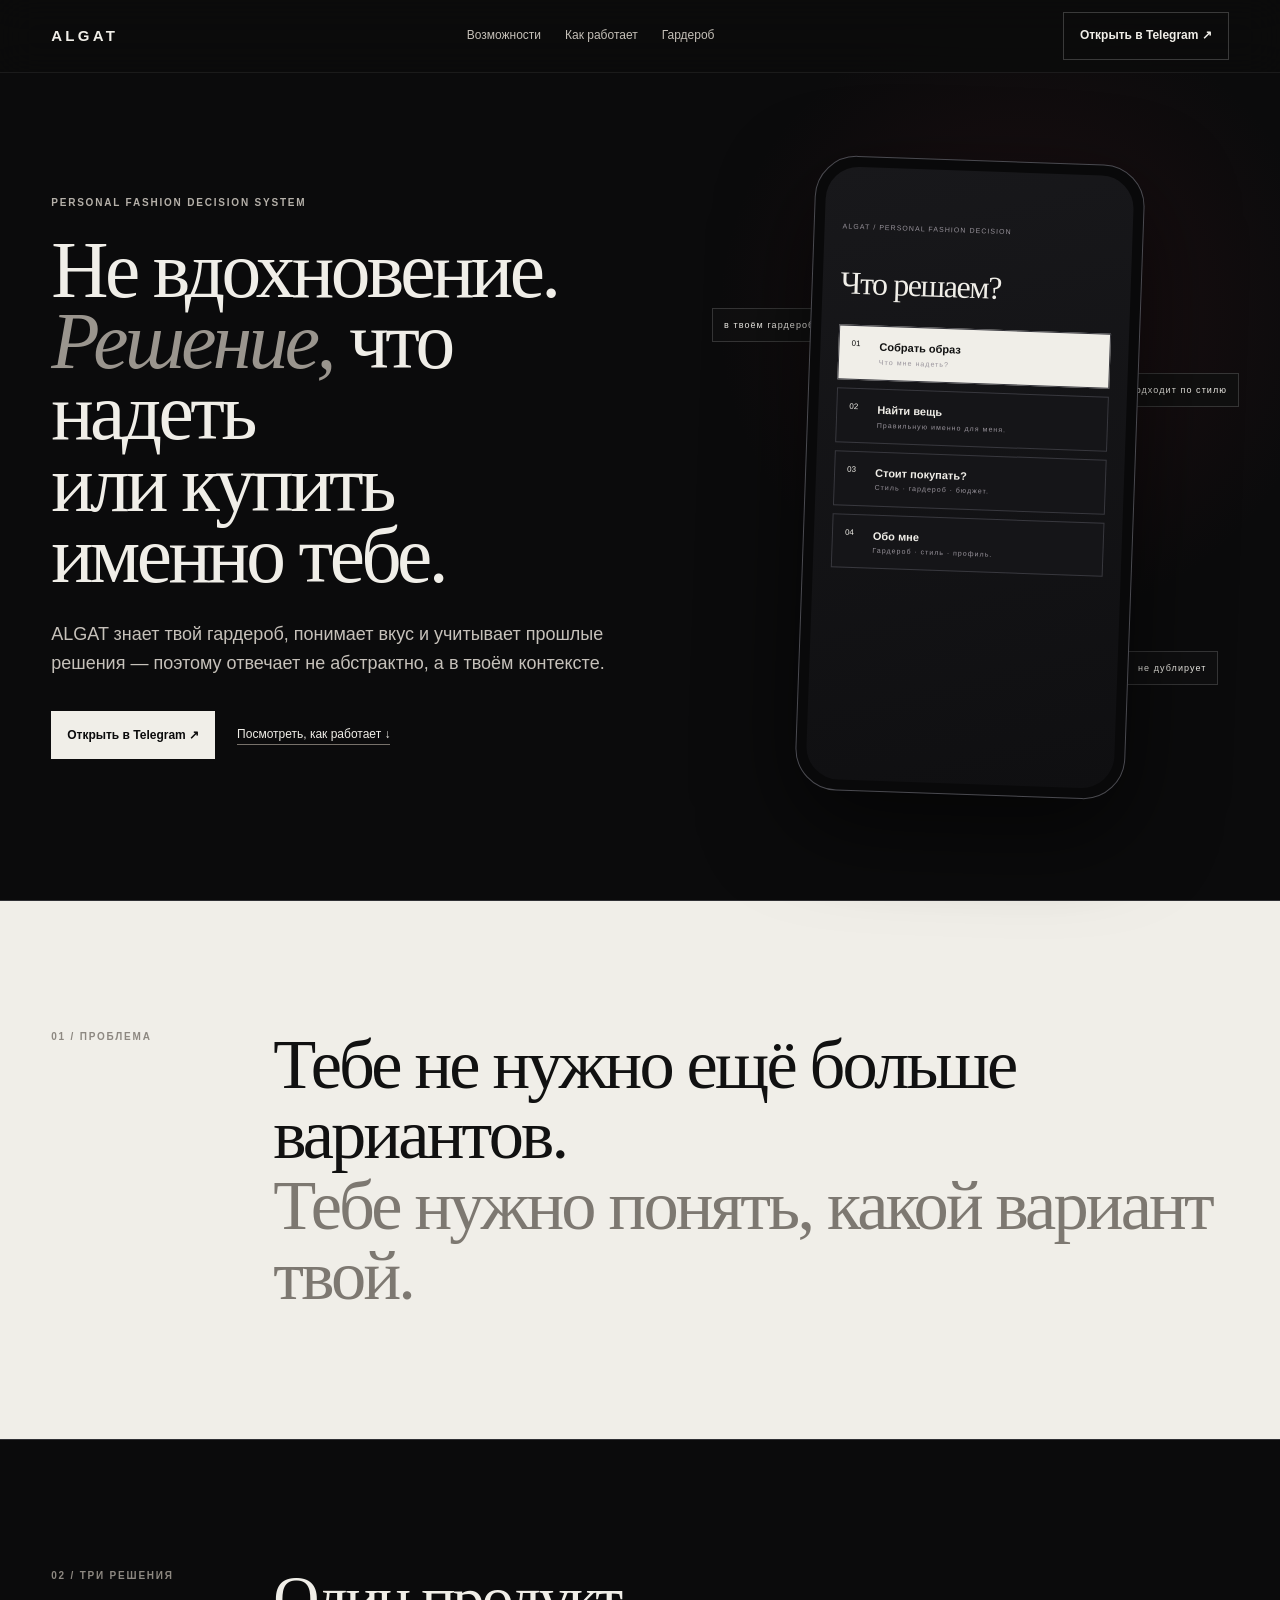
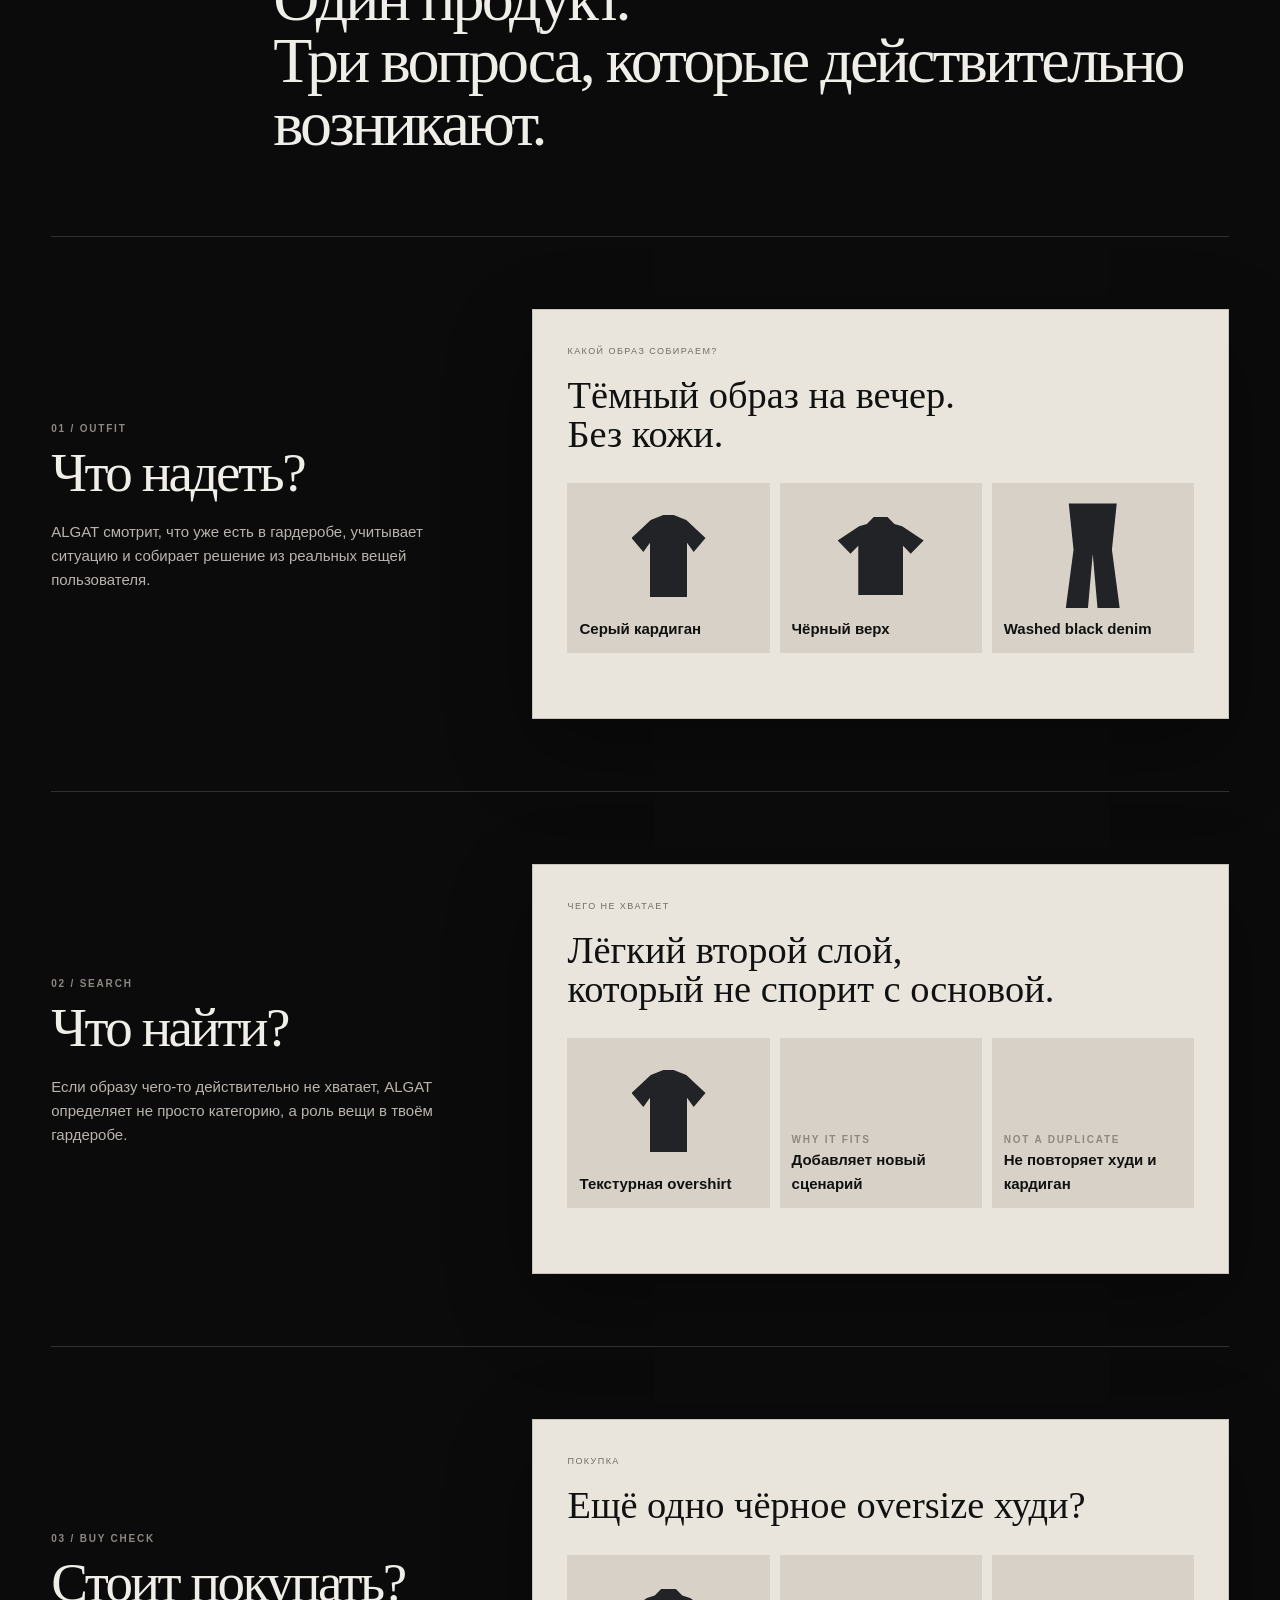
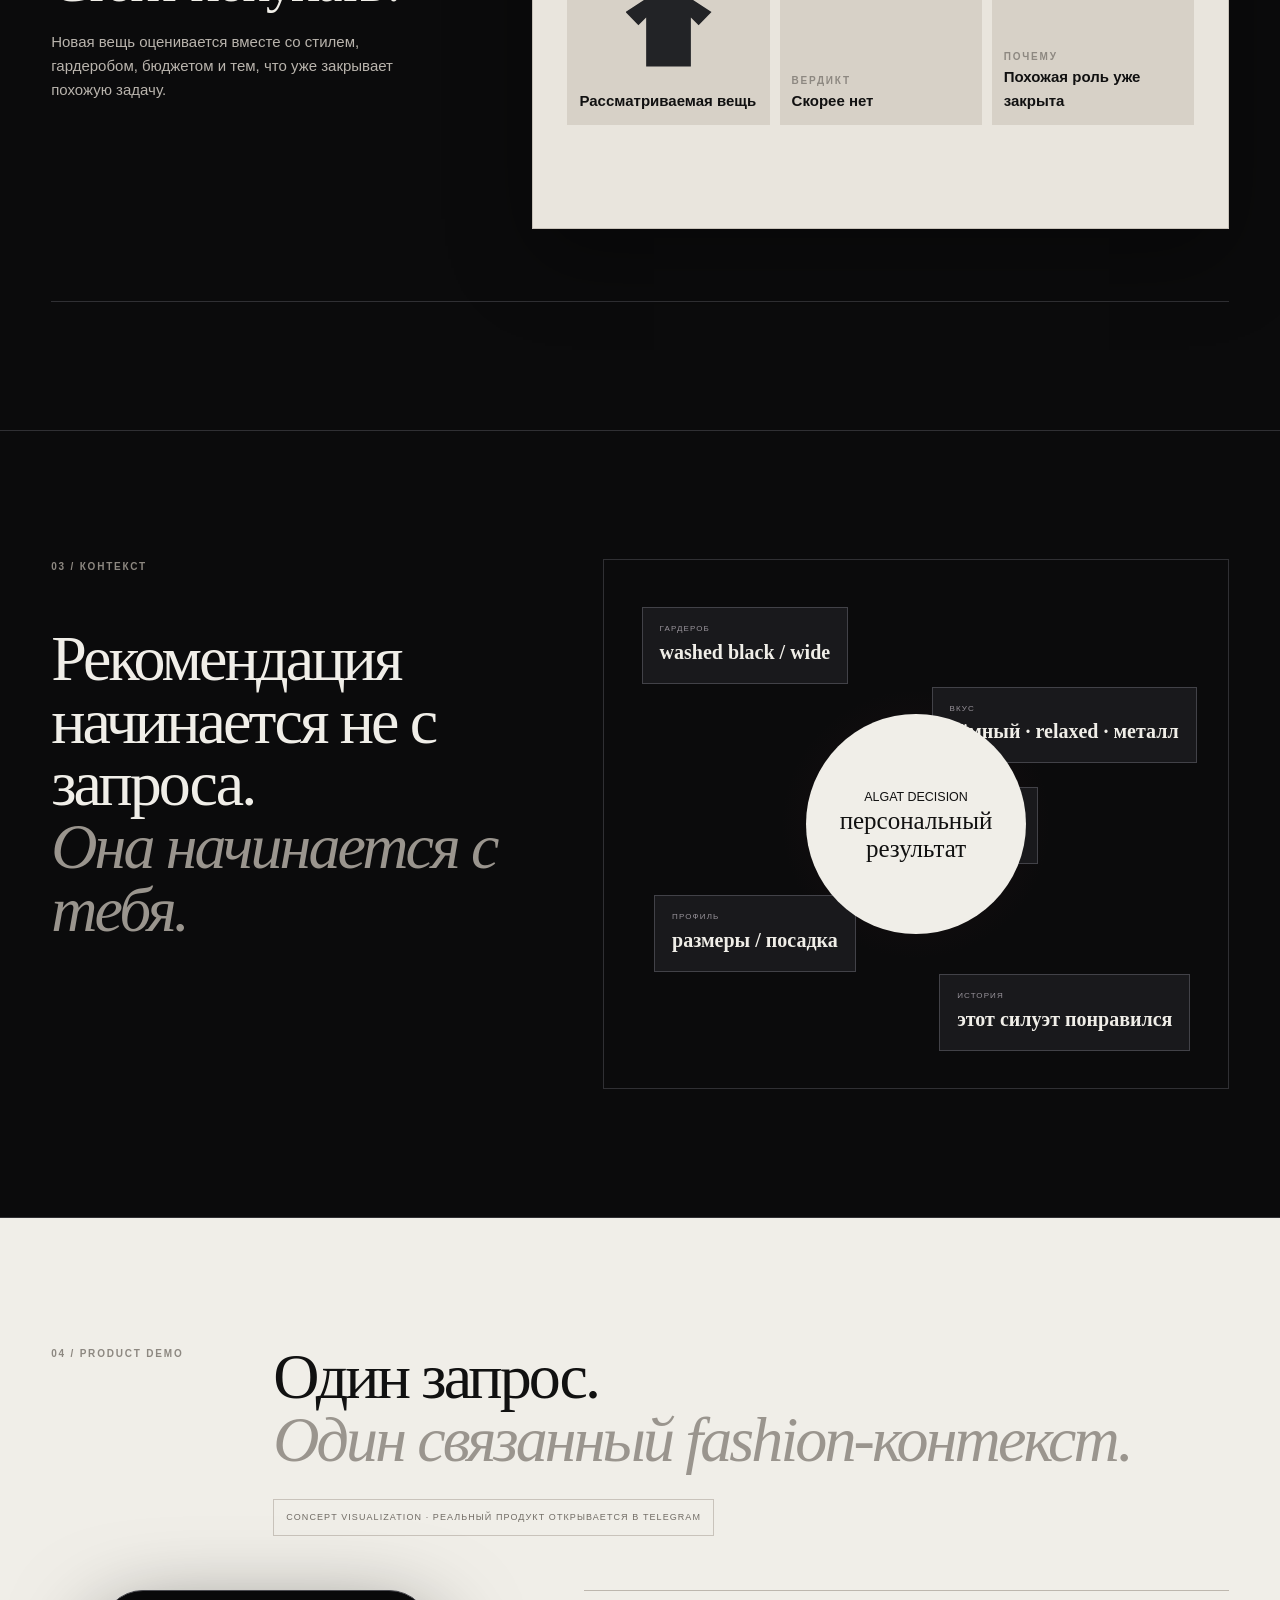
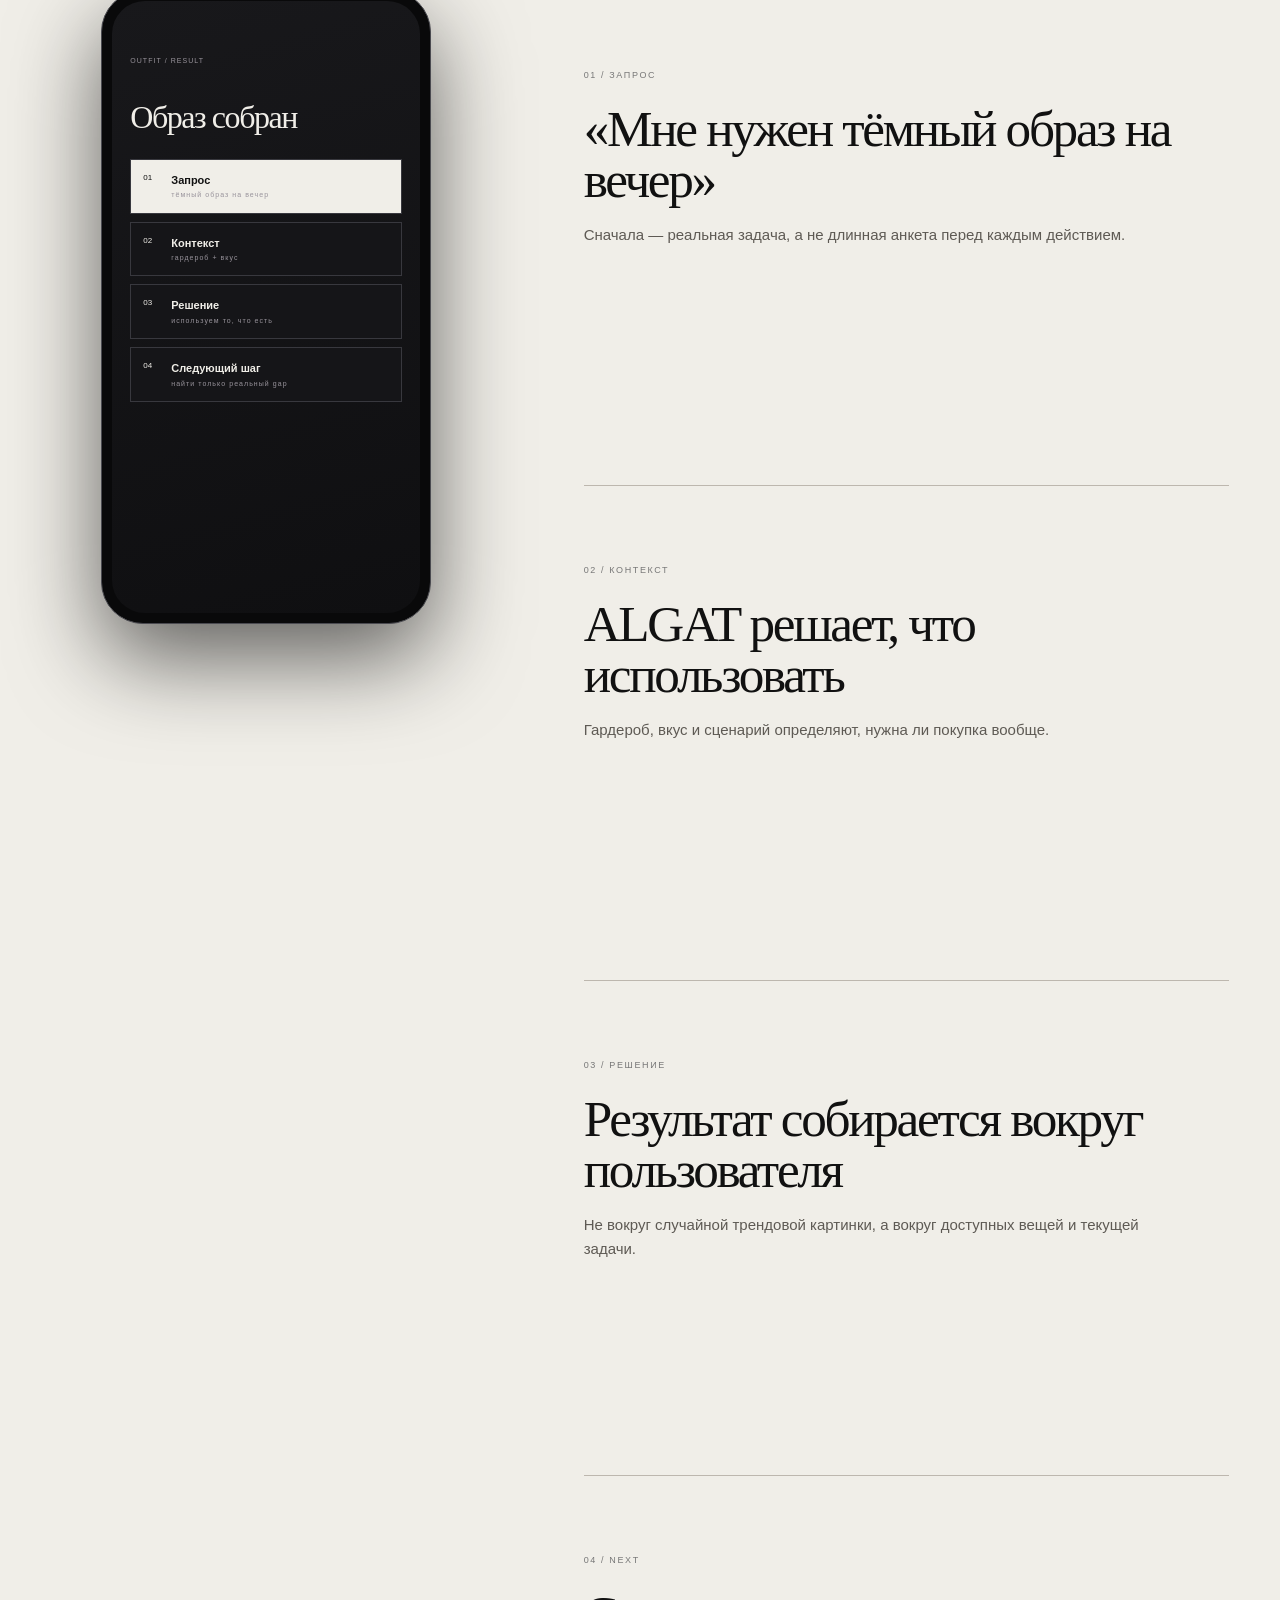
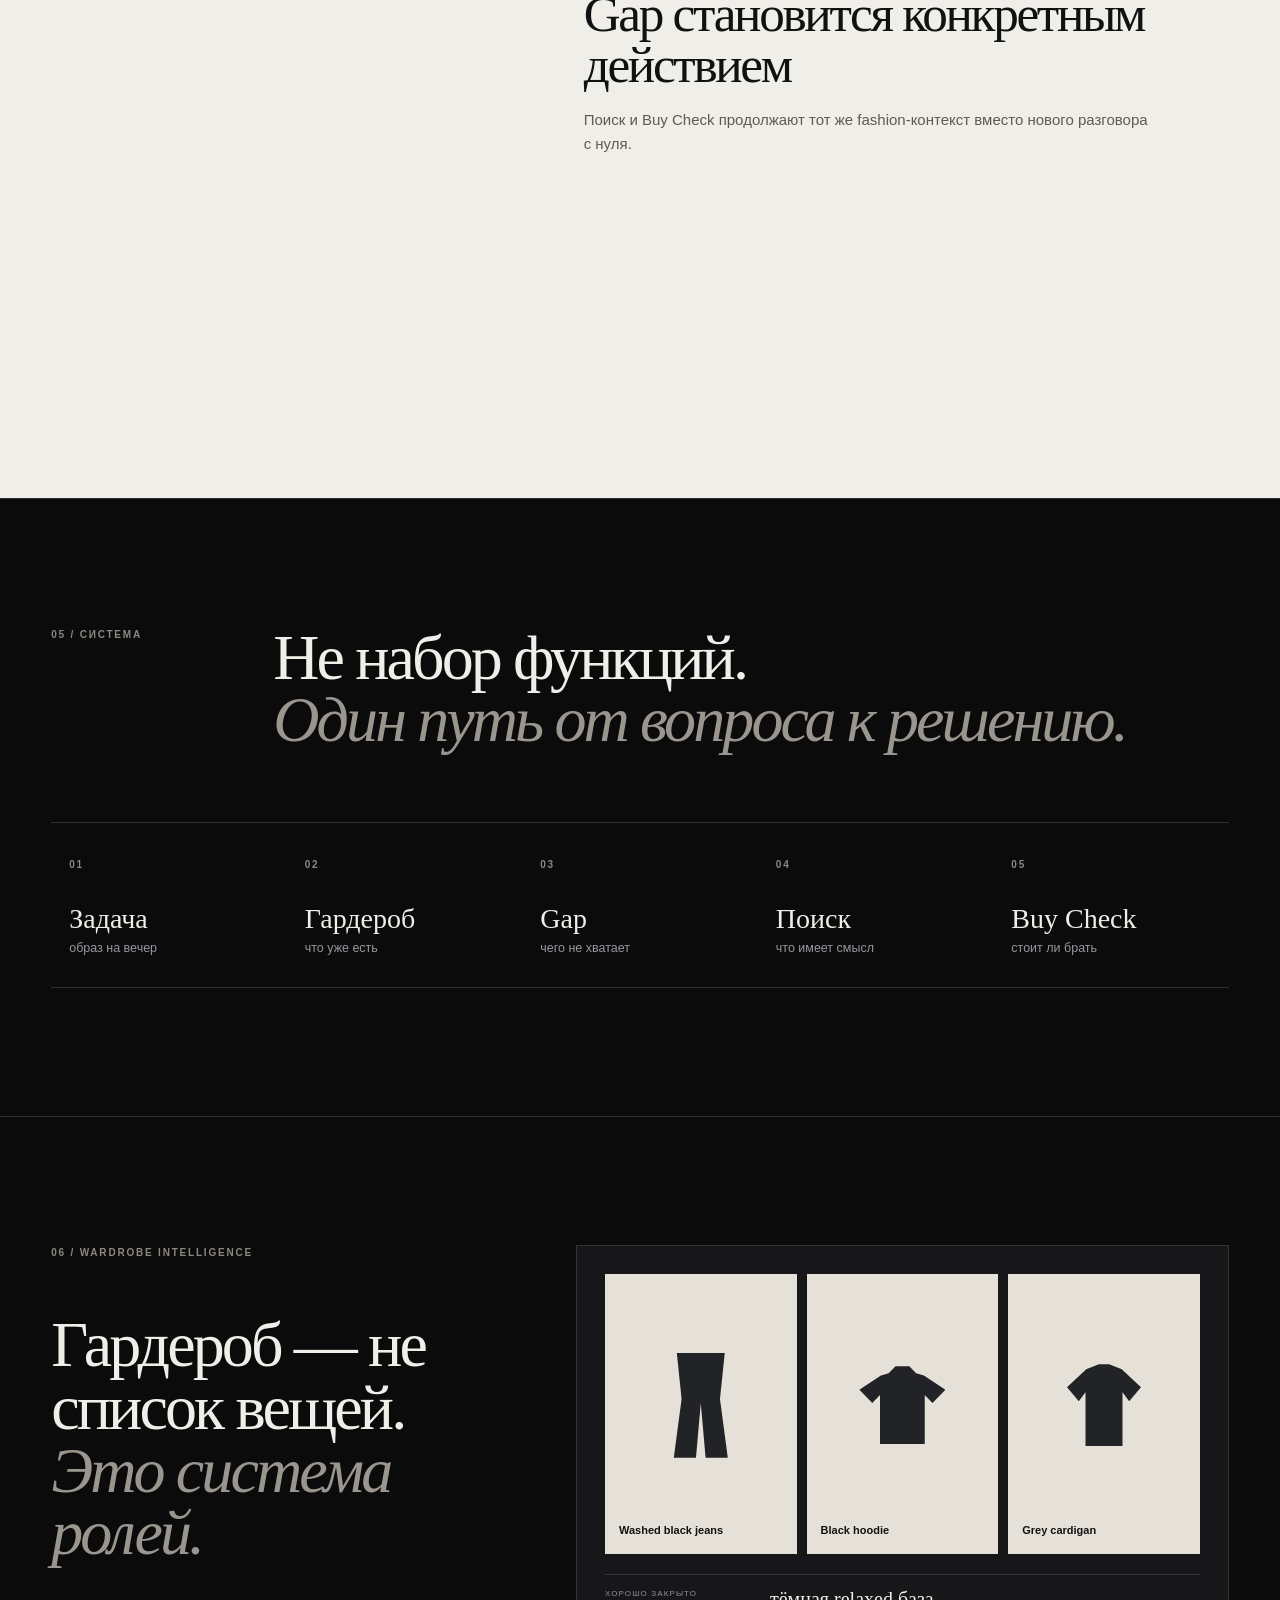
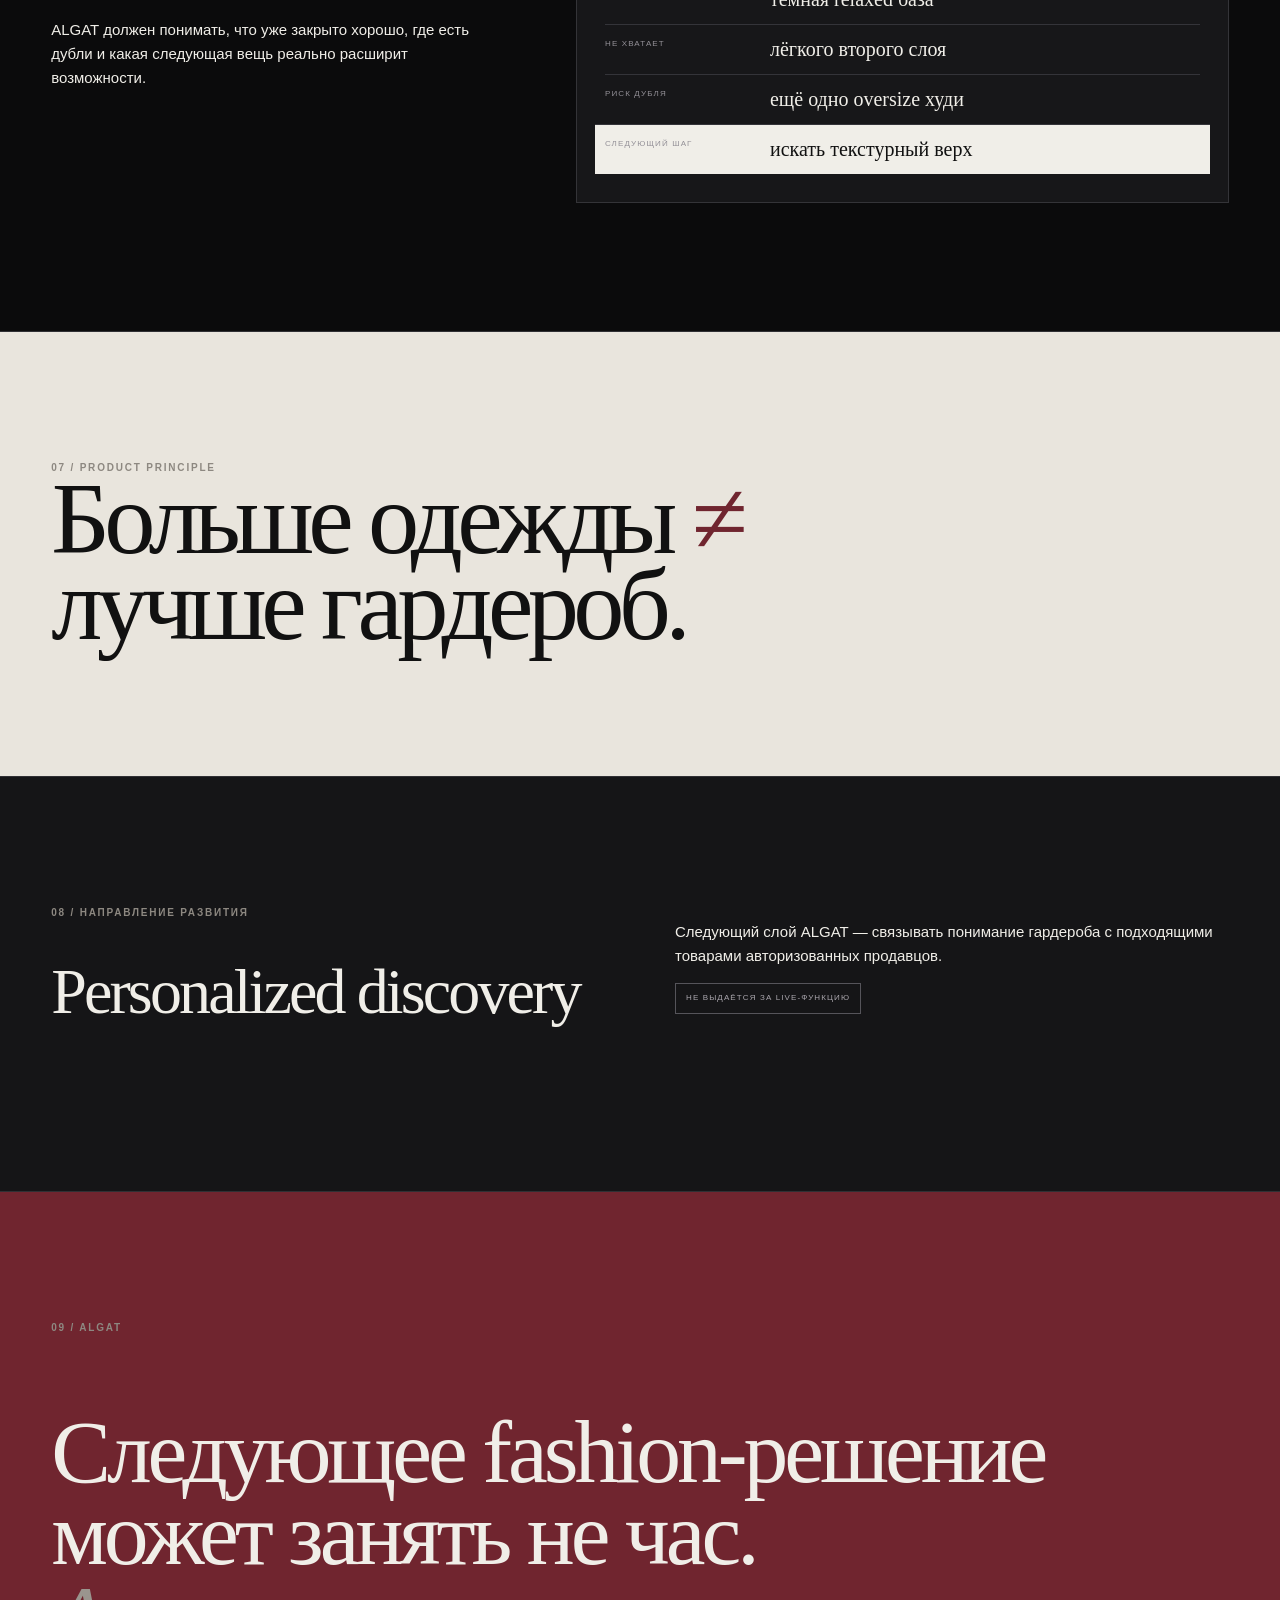
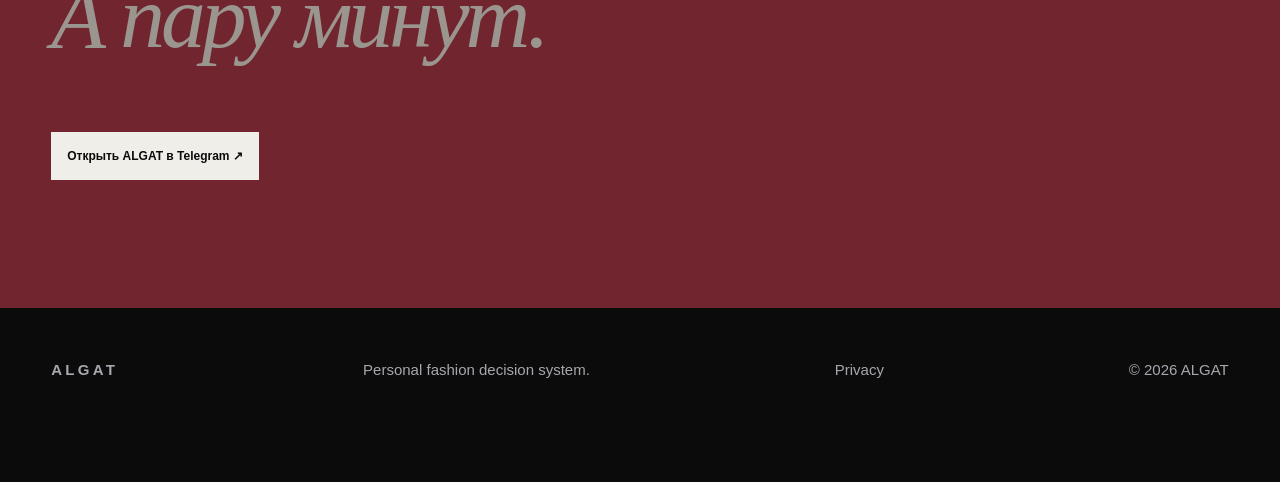
<file: index.html>
<!doctype html>
<html lang="ru">
<head>
<meta charset="utf-8">
<meta name="viewport" content="width=device-width,initial-scale=1,viewport-fit=cover">
<meta name="theme-color" content="#0b0b0c">
<title>ALGAT — персональная fashion decision system</title>
<meta name="description" content="ALGAT знает твой стиль и гардероб и помогает решить, что надеть, чего не хватает и стоит ли покупать конкретную вещь.">
<meta name="robots" content="index,follow">
<link rel="canonical" href="https://johnsmithzxc9-source.github.io/algat-website/">
<link rel="icon" href="favicon.svg" type="image/svg+xml">
<meta property="og:title" content="ALGAT — персональная fashion decision system">
<meta property="og:description" content="Что надеть, чего не хватает и стоит ли покупать конкретную вещь — в контексте твоего гардероба и вкуса.">
<meta property="og:type" content="website">
<meta property="og:url" content="https://johnsmithzxc9-source.github.io/algat-website/">
<meta name="twitter:card" content="summary_large_image">
<style>
:root{--b:#0b0b0c;--g:#171719;--l:#303034;--o:#f0eee8;--m:#b9b4ad;--r:#70252f;--p:clamp(20px,4vw,64px);--s:Georgia,'Times New Roman',serif;--u:Inter,Arial,sans-serif}*{box-sizing:border-box}html{scroll-behavior:smooth;background:var(--b)}body{margin:0;background:var(--b);color:var(--o);font:15px/1.6 var(--u);overflow-x:hidden}a{color:inherit;text-decoration:none}.shell{width:min(1440px,100%);margin:auto;padding-inline:var(--p)}header{position:fixed;inset:0 0 auto;z-index:20;background:#0b0b0ce8;border-bottom:1px solid #ffffff12;backdrop-filter:blur(18px);transition:transform .3s ease,background .3s ease}header .shell{height:72px;display:flex;align-items:center;gap:28px;transition:height .3s ease}.logo{font-weight:900;letter-spacing:.22em}.nav{display:flex;gap:24px;margin:auto;font-size:12px;color:#c5c0b8}.cta,.btn{display:inline-flex;align-items:center;justify-content:center;min-height:48px;padding:11px 16px;border:1px solid #ffffff32;font-weight:800;font-size:12px;transition:transform .2s ease,background .2s ease,color .2s ease,border-color .2s ease}.btn{background:var(--o);color:var(--b);border:0}.cta:hover,.ghost:hover{color:#fff}.btn:hover{transform:translateY(-2px);background:#fff}.cta:hover{border-color:#ffffff70}.nav a,.ghost{transition:opacity .2s ease}.nav a:hover,.ghost:hover{opacity:.7}a:focus-visible{outline:2px solid var(--o);outline-offset:4px}.hero{min-height:100svh;padding:130px 0 76px;display:grid;align-items:center;background:radial-gradient(circle at 80% 35%,#70252f30,transparent 26%)}.hero-grid{display:grid;grid-template-columns:1.05fr .95fr;gap:7vw;align-items:center}.ey{font-size:10px;letter-spacing:.18em;color:#b5b0a9;font-weight:800}h1,h2,h3{font-family:var(--s);font-weight:400;letter-spacing:-.045em}h1{font-size:clamp(54px,6.2vw,104px);line-height:.9;margin:24px 0 28px}h1 em,h2 em{color:#9a958e;font-weight:400}.lead{max-width:650px;color:#c6c1ba;font-size:18px}.actions{display:flex;gap:22px;align-items:center;margin-top:34px}.ghost{font-size:12px;border-bottom:1px solid #77716a}.phone-wrap{min-height:650px;display:grid;place-items:center;position:relative}.phone{width:min(330px,74vw);aspect-ratio:.52;border:1px solid #4a4a50;border-radius:42px;background:#09090a;padding:10px;transform:rotate(2deg);box-shadow:0 34px 90px #0009}.screen{height:100%;border-radius:33px;background:linear-gradient(165deg,#18181b,#0f0f11);padding:45px 18px 18px;color:var(--o)}.screen small{color:#98939b;font-size:7px;letter-spacing:.15em}.screen h3{font-size:32px;margin:22px 0 16px}.menu{display:grid;gap:8px}.card{border:1px solid #38383e;padding:12px;background:#151518;display:grid;grid-template-columns:28px 1fr;transition:transform .2s ease,border-color .2s ease}.card:first-child{background:var(--o);color:#111}.card span{grid-row:span 2;font-size:8px}.card b{font-size:11px}.card small{font-size:7px}.tag{position:absolute;border:1px solid #ffffff28;background:#111d;padding:9px 11px;font-size:9px;letter-spacing:.12em}.t1{left:0;top:24%}.t2{right:-2%;top:34%}.t3{right:2%;bottom:18%}.section{padding:clamp(88px,10vw,160px) 0;border-top:1px solid var(--l)}.paper{background:var(--o);color:#111}.head{display:grid;grid-template-columns:190px 1fr;gap:32px}.num{font-size:10px;letter-spacing:.18em;color:#8d8881;font-weight:800}.head h2{font-size:clamp(46px,5vw,80px);line-height:.98;margin:0}.manifest{font-family:var(--s);font-size:clamp(44px,5.5vw,88px);line-height:1;letter-spacing:-.04em;margin:0}.manifest span{color:#7d7871}.decisions{display:grid;gap:0;margin-top:80px}.decision{display:grid;grid-template-columns:.72fr 1.28fr;gap:7vw;align-items:center;padding:72px 0;border-top:1px solid var(--l)}.decision:last-child{border-bottom:1px solid var(--l)}.decision h3{font-size:clamp(44px,4.3vw,70px);line-height:1;margin:8px 0 20px}.decision p{color:var(--m);max-width:430px}.ui{background:#e9e5dd;color:#111;min-height:410px;border:1px solid #c8c2b9;padding:34px;box-shadow:0 30px 80px #0005}.ui-k{font-size:9px;letter-spacing:.16em;color:#706b63}.ui h4{font:400 clamp(30px,3vw,48px)/1 var(--s);margin:18px 0 30px}.tiles{display:grid;grid-template-columns:repeat(3,1fr);gap:10px}.tile{min-height:170px;background:#d7d1c7;padding:12px;display:flex;flex-direction:column;justify-content:flex-end;transition:transform .2s ease}.tile:hover,.ward-card:hover{transform:translateY(-3px)}.shape{margin:auto;background:#222326}.shirt{width:74px;height:82px;clip-path:polygon(26% 6%,43% 0,57% 0,74% 6%,100% 28%,84% 45%,75% 34%,75% 100%,25% 100%,25% 34%,16% 45%,0 28%)}.pants{width:60px;height:105px;clip-path:polygon(10% 0,90% 0,82% 44%,95% 100%,58% 100%,50% 48%,42% 100%,5% 100%,18% 44%)}.hood{width:86px;height:78px;clip-path:polygon(34% 9%,42% 0,58% 0,66% 9%,75% 12%,100% 30%,85% 47%,76% 37%,76% 100%,24% 100%,24% 37%,15% 47%,0 30%,25% 12%)}.context{display:grid;grid-template-columns:.85fr 1.15fr;gap:7vw}.context h2{font-size:clamp(48px,5vw,80px);line-height:.98}.board{min-height:530px;border:1px solid var(--l);position:relative;background:radial-gradient(circle at 50% 50%,#70252f28,transparent 33%)}.chip{position:absolute;background:#19191c;border:1px solid #424248;padding:15px 17px;transition:border-color .2s ease,transform .2s ease}.chip:hover{border-color:#77747b}.chip small{display:block;color:#98939a;font-size:8px;letter-spacing:.14em}.chip b{font-family:var(--s);font-size:20px}.c1{left:6%;top:9%}.c2{right:5%;top:24%}.c3{left:8%;bottom:22%}.c4{right:6%;bottom:7%}.c5{left:38%;top:43%}.result{position:absolute;inset:50% auto auto 50%;transform:translate(-50%,-50%);width:220px;aspect-ratio:1;border-radius:50%;background:var(--o);color:#111;display:grid;place-items:center;text-align:center;padding:25px}.result b{font:400 25px/1.05 var(--s)}.demo{background:var(--o);color:#111}.demo-note{margin:28px 0 0;display:inline-flex;gap:10px;align-items:center;border:1px solid #c9c3bb;padding:10px 12px;font-size:9px;letter-spacing:.12em;color:#716c65;text-transform:uppercase}.demo-grid{display:grid;grid-template-columns:.8fr 1.2fr;gap:8vw;margin-top:54px}.demo-phone{position:sticky;top:120px;align-self:start;justify-self:center;transform:none}.steps{display:grid}.step{min-height:55vh;padding:70px 0;border-top:1px solid #bdb7ae}.step span{font-size:9px;letter-spacing:.18em;color:#777}.step h3{font-size:clamp(40px,4vw,64px);line-height:1;margin:18px 0}.step p{color:#5e5a54;max-width:570px}.journey{display:flex;overflow:auto;border-block:1px solid var(--l);margin-top:70px}.node{min-width:190px;flex:1;padding:28px 18px}.node b{display:block;font:400 28px var(--s);margin-top:28px}.node small{color:#9b969e}.ward{display:grid;grid-template-columns:.8fr 1.2fr;gap:7vw}.ward h2{font-size:clamp(48px,5vw,80px);line-height:.98}.ward-board{background:#171719;border:1px solid #343438;padding:28px}.ward-items{display:grid;grid-template-columns:repeat(3,1fr);gap:10px}.ward-card{min-height:280px;background:#e6e1d8;color:#111;padding:14px;display:flex;flex-direction:column;transition:transform .2s ease}.ward-card .shape{margin:auto}.ward-card b{font-size:11px}.ins{margin-top:20px}.ins div{display:grid;grid-template-columns:150px 1fr;gap:15px;padding:13px 0;border-top:1px solid #343439}.ins span{font-size:8px;letter-spacing:.14em;color:#939097}.ins b{font:400 20px var(--s)}.ins .strong{background:var(--o);color:#111;margin-inline:-10px;padding-inline:10px}.principle{background:#e9e5dd;color:#111}.principle .big{font:400 clamp(64px,8vw,126px)/.84 var(--s);letter-spacing:-.055em;margin:0}.principle .big span{color:var(--r)}.future{background:#151517}.future-grid{display:grid;grid-template-columns:1fr 1fr;gap:70px}.future h2{font-size:64px;margin:20px 0}.badge{display:inline-block;border:1px solid #55545a;padding:8px 10px;font-size:8px;letter-spacing:.14em;color:#aaa6ad}.final{background:var(--r);min-height:70vh;display:flex;align-items:center}.final h2{font-size:clamp(58px,7vw,108px);line-height:.92;max-width:1100px}.footer{padding:50px 0 100px}.footer-grid{display:flex;justify-content:space-between;gap:30px;color:#aaa6ad}.reveal{opacity:0;transform:translateY(24px);transition:opacity .65s ease,transform .65s cubic-bezier(.2,.7,.2,1)}.reveal.is-visible{opacity:1;transform:none}@media(max-width:820px){.nav{display:none}.hero-grid,.context,.ward,.demo-grid,.future-grid,.decision{grid-template-columns:minmax(0,1fr)}.hero{padding-top:110px}.phone-wrap{min-height:540px}.tag{display:none}.head{grid-template-columns:minmax(0,1fr)}.decision{gap:30px}.demo-phone{position:relative;top:auto}.steps .step{min-height:auto}.journey{display:grid;grid-template-columns:1fr;overflow:visible;margin-top:48px}.node{min-width:0;padding:22px 0;border-bottom:1px solid var(--l);display:grid;grid-template-columns:44px 1fr;gap:4px 14px}.node span{grid-row:1 / span 2}.node b{margin:0;font-size:30px}.node small{align-self:start}.ward,.ward>*{min-width:0}.ward-items{grid-template-columns:repeat(2,minmax(0,1fr));overflow:visible}.ward-card:nth-child(3){grid-column:1/-1}.footer-grid{flex-direction:column}}@media(max-width:560px){:root{--p:20px}header .shell{height:64px}header.compact .shell{height:52px}.cta{padding:9px 10px;font-size:11px;min-height:44px}header.compact .cta{min-height:38px;padding-block:6px}h1{font-size:48px}.lead{font-size:15px}.actions{flex-direction:column;align-items:stretch}.btn{width:100%}.ghost{width:max-content}.phone-wrap{min-height:480px}.phone{width:270px}.section{padding:76px 0}.manifest{font-size:42px}.head h2{font-size:48px;overflow-wrap:anywhere}.ui{margin-inline:-20px;border-inline:0;padding:24px 20px;min-height:360px}.tiles{gap:6px}.tile{min-height:135px;padding:8px}.context h2{font-size:48px}.context .board{margin-inline:-20px;border-inline:0;min-height:0;padding:20px;display:grid;gap:10px;background:#101012}.chip,.result{position:static;inset:auto;transform:none;width:auto;aspect-ratio:auto;border-radius:0}.chip{padding:14px}.chip b{font-size:18px;overflow-wrap:anywhere}.result{min-height:132px;padding:22px}.result b{font-size:28px}.step h3{font-size:38px}.ward h2{font-size:48px;overflow-wrap:anywhere}.ward p{overflow-wrap:anywhere}.ward-board{margin-inline:-20px;border-inline:0;padding:20px}.ward-items{grid-template-columns:1fr 1fr;gap:8px}.ward-card{min-height:220px;padding:12px}.ward-card:nth-child(3){grid-column:1/-1;min-height:200px}.ins div{grid-template-columns:105px minmax(0,1fr)}.ins b{overflow-wrap:anywhere}.principle .big{font-size:62px}.future h2{font-size:48px;overflow-wrap:anywhere}.final h2{font-size:50px}.footer-grid{font-size:12px}.demo-note{font-size:8px;line-height:1.5}}@media(prefers-reduced-motion:reduce){html{scroll-behavior:auto}.reveal{opacity:1;transform:none;transition:none}header,.cta,.btn,.tile,.ward-card,.chip{transition:none}}
</style>
</head>
<body>
<header><div class="shell"><a class="logo" href="#top">ALGAT</a><nav class="nav" aria-label="Основная навигация"><a href="#decisions">Возможности</a><a href="#demo">Как работает</a><a href="#wardrobe">Гардероб</a></nav><a class="cta js-tg" href="https://t.me/ALGATbot?startapp">Открыть в Telegram ↗</a></div></header>
<main>
<section class="hero" id="top"><div class="shell hero-grid"><div class="reveal"><div class="ey">PERSONAL FASHION DECISION SYSTEM</div><h1>Не вдохновение.<br><em>Решение,</em> что надеть<br>или купить именно тебе.</h1><p class="lead">ALGAT знает твой гардероб, понимает вкус и учитывает прошлые решения — поэтому отвечает не абстрактно, а в твоём контексте.</p><div class="actions"><a class="btn js-tg" href="https://t.me/ALGATbot?startapp">Открыть в Telegram ↗</a><a class="ghost" href="#demo">Посмотреть, как работает ↓</a></div></div><div class="phone-wrap reveal"><div class="tag t1">в твоём гардеробе</div><div class="tag t2">подходит по стилю</div><div class="tag t3">не дублирует</div><div class="phone"><div class="screen"><small>ALGAT / PERSONAL FASHION DECISION</small><h3>Что решаем?</h3><div class="menu"><div class="card"><span>01</span><b>Собрать образ</b><small>Что мне надеть?</small></div><div class="card"><span>02</span><b>Найти вещь</b><small>Правильную именно для меня.</small></div><div class="card"><span>03</span><b>Стоит покупать?</b><small>Стиль · гардероб · бюджет.</small></div><div class="card"><span>04</span><b>Обо мне</b><small>Гардероб · стиль · профиль.</small></div></div></div></div></div></div></section>
<section class="section paper"><div class="shell head reveal"><div class="num">01 / ПРОБЛЕМА</div><p class="manifest">Тебе не нужно ещё больше вариантов.<br><span>Тебе нужно понять, какой вариант твой.</span></p></div></section>
<section class="section" id="decisions"><div class="shell"><div class="head reveal"><div class="num">02 / ТРИ РЕШЕНИЯ</div><h2>Один продукт.<br>Три вопроса, которые действительно возникают.</h2></div><div class="decisions"><article class="decision reveal"><div><div class="num">01 / OUTFIT</div><h3>Что надеть?</h3><p>ALGAT смотрит, что уже есть в гардеробе, учитывает ситуацию и собирает решение из реальных вещей пользователя.</p></div><div class="ui"><div class="ui-k">КАКОЙ ОБРАЗ СОБИРАЕМ?</div><h4>Тёмный образ на вечер.<br>Без кожи.</h4><div class="tiles"><div class="tile"><div class="shape shirt"></div><b>Серый кардиган</b></div><div class="tile"><div class="shape hood"></div><b>Чёрный верх</b></div><div class="tile"><div class="shape pants"></div><b>Washed black denim</b></div></div></div></article><article class="decision reveal"><div><div class="num">02 / SEARCH</div><h3>Что найти?</h3><p>Если образу чего-то действительно не хватает, ALGAT определяет не просто категорию, а роль вещи в твоём гардеробе.</p></div><div class="ui"><div class="ui-k">ЧЕГО НЕ ХВАТАЕТ</div><h4>Лёгкий второй слой,<br>который не спорит с основой.</h4><div class="tiles"><div class="tile"><div class="shape shirt"></div><b>Текстурная overshirt</b></div><div class="tile"><span class="num">WHY IT FITS</span><b>Добавляет новый сценарий</b></div><div class="tile"><span class="num">NOT A DUPLICATE</span><b>Не повторяет худи и кардиган</b></div></div></div></article><article class="decision reveal"><div><div class="num">03 / BUY CHECK</div><h3>Стоит покупать?</h3><p>Новая вещь оценивается вместе со стилем, гардеробом, бюджетом и тем, что уже закрывает похожую задачу.</p></div><div class="ui"><div class="ui-k">ПОКУПКА</div><h4>Ещё одно чёрное oversize худи?</h4><div class="tiles"><div class="tile"><div class="shape hood"></div><b>Рассматриваемая вещь</b></div><div class="tile"><span class="num">ВЕРДИКТ</span><b>Скорее нет</b></div><div class="tile"><span class="num">ПОЧЕМУ</span><b>Похожая роль уже закрыта</b></div></div></div></article></div></div></section>
<section class="section"><div class="shell context"><div class="reveal"><div class="num">03 / КОНТЕКСТ</div><h2>Рекомендация начинается не с запроса.<br><em>Она начинается с тебя.</em></h2></div><div class="board reveal"><div class="chip c1"><small>ГАРДЕРОБ</small><b>washed black / wide</b></div><div class="chip c2"><small>ВКУС</small><b>тёмный · relaxed · металл</b></div><div class="chip c3"><small>ПРОФИЛЬ</small><b>размеры / посадка</b></div><div class="chip c4"><small>ИСТОРИЯ</small><b>этот силуэт понравился</b></div><div class="chip c5"><small>СЕЙЧАС</small><b>вечер · прохладно</b></div><div class="result"><div><small>ALGAT DECISION</small><br><b>персональный результат</b></div></div></div></div></section>
<section class="section demo" id="demo"><div class="shell"><div class="head reveal"><div class="num">04 / PRODUCT DEMO</div><div><h2>Один запрос.<br><em>Один связанный fashion-контекст.</em></h2><div class="demo-note">Concept visualization · реальный продукт открывается в Telegram</div></div></div><div class="demo-grid"><div class="phone demo-phone reveal"><div class="screen"><small>OUTFIT / RESULT</small><h3>Образ собран</h3><div class="menu"><div class="card"><span>01</span><b>Запрос</b><small>тёмный образ на вечер</small></div><div class="card"><span>02</span><b>Контекст</b><small>гардероб + вкус</small></div><div class="card"><span>03</span><b>Решение</b><small>используем то, что есть</small></div><div class="card"><span>04</span><b>Следующий шаг</b><small>найти только реальный gap</small></div></div></div></div><div class="steps"><article class="step reveal"><span>01 / ЗАПРОС</span><h3>«Мне нужен тёмный образ на вечер»</h3><p>Сначала — реальная задача, а не длинная анкета перед каждым действием.</p></article><article class="step reveal"><span>02 / КОНТЕКСТ</span><h3>ALGAT решает, что использовать</h3><p>Гардероб, вкус и сценарий определяют, нужна ли покупка вообще.</p></article><article class="step reveal"><span>03 / РЕШЕНИЕ</span><h3>Результат собирается вокруг пользователя</h3><p>Не вокруг случайной трендовой картинки, а вокруг доступных вещей и текущей задачи.</p></article><article class="step reveal"><span>04 / NEXT</span><h3>Gap становится конкретным действием</h3><p>Поиск и Buy Check продолжают тот же fashion-контекст вместо нового разговора с нуля.</p></article></div></div></div></section>
<section class="section"><div class="shell"><div class="head reveal"><div class="num">05 / СИСТЕМА</div><h2>Не набор функций.<br><em>Один путь от вопроса к решению.</em></h2></div><div class="journey reveal"><div class="node"><span class="num">01</span><b>Задача</b><small>образ на вечер</small></div><div class="node"><span class="num">02</span><b>Гардероб</b><small>что уже есть</small></div><div class="node"><span class="num">03</span><b>Gap</b><small>чего не хватает</small></div><div class="node"><span class="num">04</span><b>Поиск</b><small>что имеет смысл</small></div><div class="node"><span class="num">05</span><b>Buy Check</b><small>стоит ли брать</small></div></div></div></section>
<section class="section" id="wardrobe"><div class="shell ward"><div class="reveal"><div class="num">06 / WARDROBE INTELLIGENCE</div><h2>Гардероб — не список вещей.<br><em>Это система ролей.</em></h2><p>ALGAT должен понимать, что уже закрыто хорошо, где есть дубли и какая следующая вещь реально расширит возможности.</p></div><div class="ward-board reveal"><div class="ward-items"><div class="ward-card"><div class="shape pants"></div><b>Washed black jeans</b></div><div class="ward-card"><div class="shape hood"></div><b>Black hoodie</b></div><div class="ward-card"><div class="shape shirt"></div><b>Grey cardigan</b></div></div><div class="ins"><div><span>ХОРОШО ЗАКРЫТО</span><b>тёмная relaxed база</b></div><div><span>НЕ ХВАТАЕТ</span><b>лёгкого второго слоя</b></div><div><span>РИСК ДУБЛЯ</span><b>ещё одно oversize худи</b></div><div class="strong"><span>СЛЕДУЮЩИЙ ШАГ</span><b>искать текстурный верх</b></div></div></div></div></section>
<section class="section principle"><div class="shell reveal"><div class="num">07 / PRODUCT PRINCIPLE</div><p class="big">Больше одежды <span>≠</span><br>лучше гардероб.</p></div></section>
<section class="section future"><div class="shell future-grid reveal"><div><div class="num">08 / НАПРАВЛЕНИЕ РАЗВИТИЯ</div><h2>Personalized discovery</h2></div><div><p>Следующий слой ALGAT — связывать понимание гардероба с подходящими товарами авторизованных продавцов.</p><span class="badge">НЕ ВЫДАЁТСЯ ЗА LIVE-ФУНКЦИЮ</span></div></div></section>
<section class="section final"><div class="shell reveal"><div class="num">09 / ALGAT</div><h2>Следующее fashion-решение<br>может занять не час.<br><em>А пару минут.</em></h2><a class="btn js-tg" href="https://t.me/ALGATbot?startapp">Открыть ALGAT в Telegram ↗</a></div></section>
</main>
<footer class="footer"><div class="shell footer-grid"><b class="logo">ALGAT</b><span>Personal fashion decision system.</span><a href="https://algat-johnsmith.amvera.io/privacy/" target="_blank" rel="noopener noreferrer">Privacy</a><span>© 2026 ALGAT</span></div></footer>
<script>
const reduced=matchMedia('(prefers-reduced-motion: reduce)').matches;
document.querySelectorAll('.js-tg').forEach(a=>{a.target='_blank';a.rel='noopener noreferrer'});
const header=document.querySelector('header');
const compact=()=>header.classList.toggle('compact',scrollY>36);
compact();addEventListener('scroll',compact,{passive:true});
if(!reduced&&'IntersectionObserver'in window){const io=new IntersectionObserver(entries=>entries.forEach(e=>{if(e.isIntersecting){e.target.classList.add('is-visible');io.unobserve(e.target)}}),{threshold:.12,rootMargin:'0px 0px -6%'});document.querySelectorAll('.reveal').forEach(el=>io.observe(el));}else{document.querySelectorAll('.reveal').forEach(el=>el.classList.add('is-visible'));}
</script>
</body></html>
</file>
